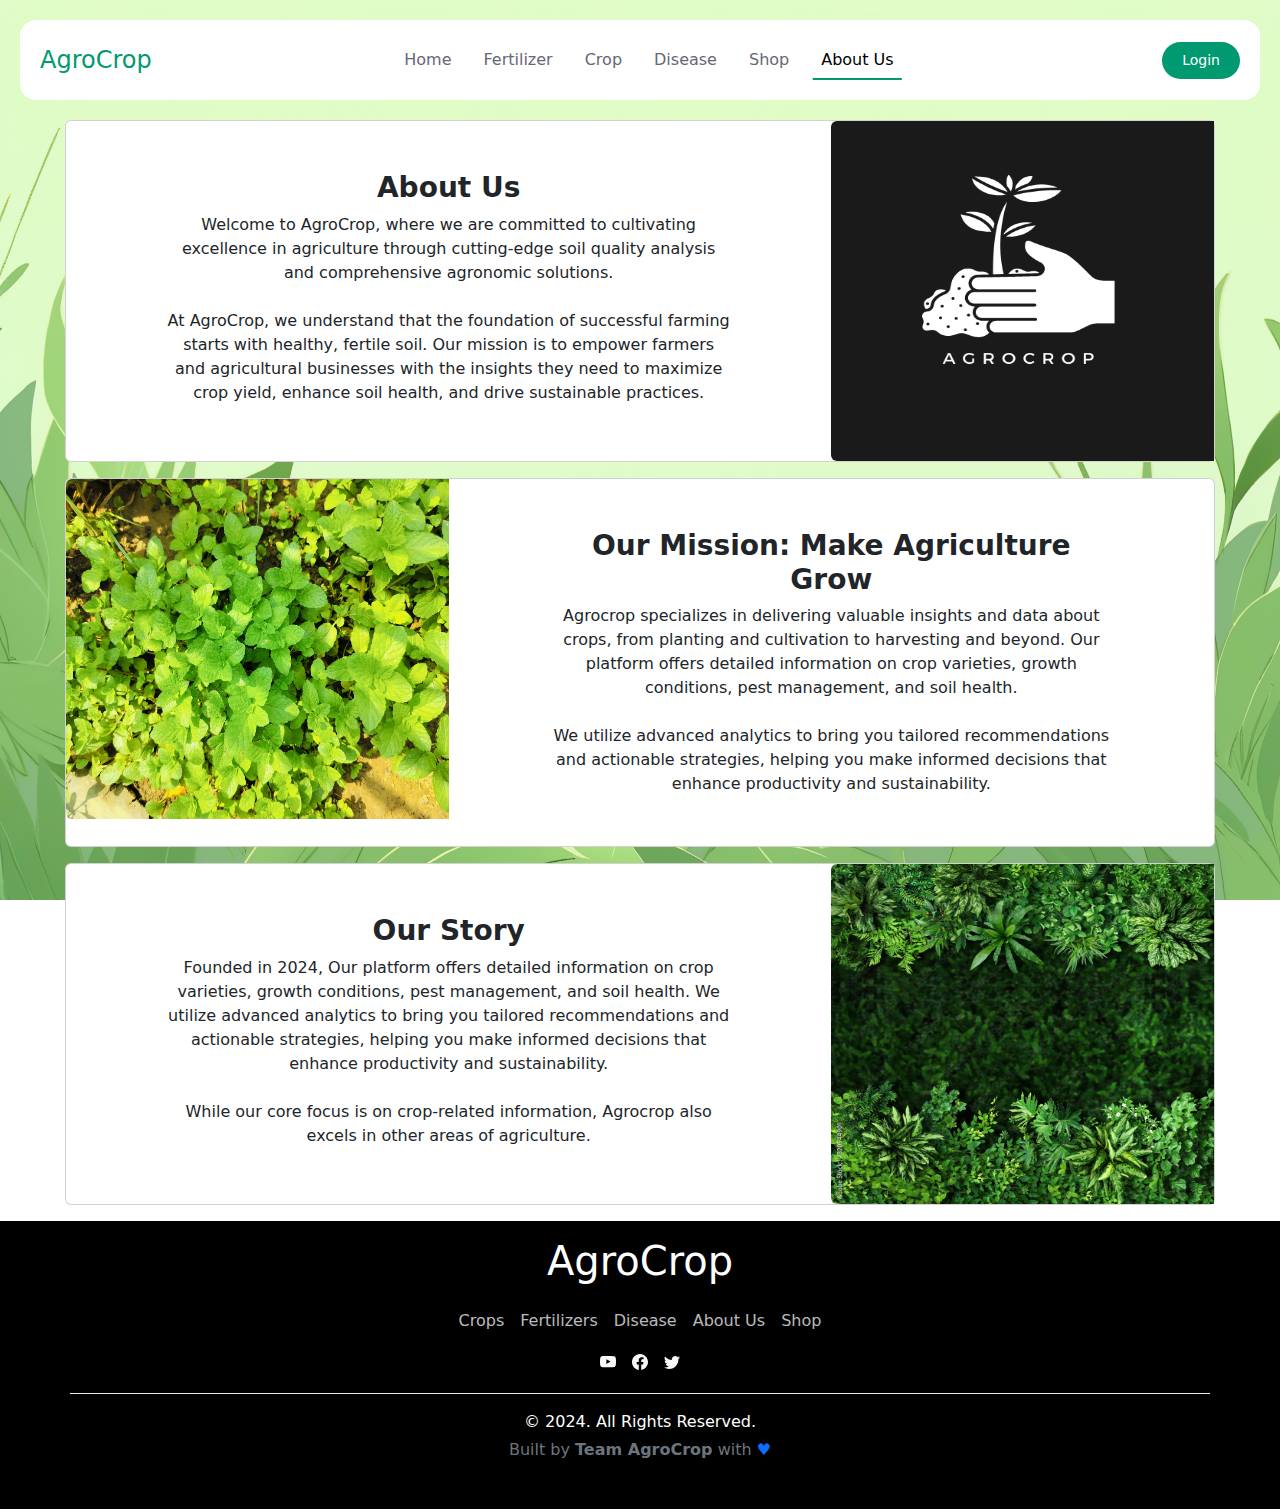
<file: app/templates/aboutus.html>
<!DOCTYPE html>
<html lang="en">

<head>
  <meta charset="UTF-8">
  <meta name="viewport" content="width=device-width, initial-scale=1.0">
  <link href="https://cdn.jsdelivr.net/npm/bootstrap@5.3.3/dist/css/bootstrap.min.css" rel="stylesheet"
    integrity="sha384-QWTKZyjpPEjISv5WaRU9OFeRpok6YctnYmDr5pNlyT2bRjXh0JMhjY6hW+ALEwIH" crossorigin="anonymous">
  <link rel="stylesheet" href="../static/style.css" />
  <link rel="shortcut icon" type="image" href="../static/agroc.png">
  <title>About Us</title>
  <style>
    body {
      background-repeat: no-repeat;
      background-size: 100% 100%;
      background-attachment: fixed;
    }
    .card-body{
      padding-right: 100px;
      padding-left: 100px;
      padding-top:50px;
      padding-bottom : 50px; 
    }
    .img-fluid {
      height: 340px;
      width: 500px;
    }
  </style>
</head>

<body background="../static/1323577.png">
  <nav class="navbar navbar-expand-lg fixed-top">
    <div class="container-fluid">
      <a class="navbar-brand me-auto" href="index.html">AgroCrop</a>
      <div class="offcanvas offcanvas-end" tabindex="-1" id="offcanvasNavbar" aria-labelledby="offcanvasNavbarLabel">
        <div class="offcanvas-header">
          <h5 class="offcanvas-tittle" id="offcanvasNavbarLabel">AgroCrop</h5>
          <button type="button" class="btn-close" data-bs-dismiss="offcanvas" aria-label="Close"></button>
        </div>
        <div class="offcanvas-body">
          <ul class="navbar-nav justify-content-center flex-grow-1 pe-3">
            <li class="nav-item">
              <a class="nav-link mx-lg-2" aria-current="page" href="index.html">Home</a>
            </li>
            <li class="nav-item">
              <a class="nav-link mx-lg-2" href="fertilizers.html">Fertilizer</a>
            </li>
            <li class="nav-item">
              <a class="nav-link mx-lg-2" href="crop.html">Crop</a>
            </li>
            <li class="nav-item">
              <a class="nav-link mx-lg-2" href="disease.html">Disease</a>
            </li>
            <li class="nav-item">
              <a class="nav-link mx-lg-2" href="shop.html">Shop</a>
            </li>
            <li class="nav-item">
              <a class="nav-link mx-lg-2 active" href="aboutus.html">About Us</a>
            </li>
            
          </ul>
        </div>
      </div>
      <a href="#" class="login-button">Login</a>
      <button class="navbar-toggler pe-0" type="button" data-bs-toggle="offcanvas" data-bs-target="#offcanvasNavbar"
        aria-controls="offcanvasNavbar" aria-label="Toggle navigation"><span
          class="navbar-toggler-icon"></span></button>
    </div>
  </nav>
  <div>
    <br><br><br><br><br>
  </div>
  <center>
    <div class="card mb-3" style="max-width: 1150px; " >
      <div class="row g-0">
        <div class="col-md-8">
          <div class="card-body" style="opacity: 1;">
            <h3 class="card-title"><b>About Us</b></h3>

            <p class="card-text">Welcome to AgroCrop, where we are committed to cultivating excellence in agriculture
              through cutting-edge soil quality analysis and comprehensive agronomic solutions.<br><br>
              At AgroCrop, we understand that the foundation of successful farming starts with healthy, fertile soil.
              Our mission is to empower farmers and agricultural businesses with the insights they need to maximize
              crop yield, enhance soil health, and drive sustainable practices.</p>
          </div>
        </div>
        <div class="col-md-4">
          <img src="../static/agroc.png" class="img-fluid rounded-start" alt="..." height = "500px" width="500px">
        </div>
      </div>
    </div>
    <div class="card mb-3" style="max-width: 1150px;">
      <div class="row g-0">
        <div class="col-md-4">
          <img src="../static/main6.jpg" class="img-fluid rounded-start" alt="...">
        </div>
        <div class="col-md-8">
          <div class="card-body">
            <h3 class="card-title"><b>Our Mission: Make Agriculture Grow</b></h3>
            <p class="card-text">Agrocrop specializes in delivering valuable insights and data about crops, from
              planting and cultivation to harvesting and beyond. Our platform offers detailed information on crop
              varieties, growth conditions, pest management, and soil health.<br><br> We utilize advanced analytics to bring you
              tailored recommendations and actionable strategies, helping you make informed decisions that enhance
              productivity and sustainability.</p>
          </div>
        </div>
      </div>
    </div>
    <div class="card mb-3" style="max-width: 1150px;">
      <div class="row g-0">
        <div class="col-md-8">
          <div class="card-body" style="opacity: 1;">
            <h3 class="card-title"><b>Our Story</b></h3>

            <p class="card-text">Founded in 2024, Our platform offers detailed information on crop varieties, growth conditions, pest management, and soil health. We utilize advanced analytics to bring you tailored recommendations and actionable strategies, helping you make informed decisions that enhance productivity and sustainability.<br><br>While our core focus is on crop-related information, Agrocrop also excels in other areas of agriculture.</p>
          </div>
        </div>
        <div class="col-md-4">
          <img src="../static/main4.jpg" class="img-fluid rounded-start" alt="...">
        </div>
      </div>
    </div>
    <center>
</body>
<footer class="py-3" style="background-color: black;">

  <!-- Widgets - Bootstrap Brain Component -->
  <div class="py-6 py-md-8 py-xl-10">
      <div class="container">
          <div class="row gy-3">
              <div class="col-12">
                  <div style = "color:white" class="footer-logo-wrapper text-center">
                      <h1>AgroCrop</h1>
                  </div>
              </div>
              <div class="col-12">
                  <div class="link-wrapper">
                      <ul class="m-0 list-unstyled d-flex justify-content-center gap-3">
                          <li>
                              <a href="crop.html"
                                  class="link-underline-opacity-0 link-opacity-75-hover link-underline-opacity-100-hover link-offset-1 link-light link-opacity-75 fs-7">
                                  Crops
                              </a>
                          </li>
                          <li>
                              <a href="fertilizers.html"
                                  class="link-underline-opacity-0 link-opacity-75-hover link-underline-opacity-100-hover link-offset-1 link-light link-opacity-75 fs-7">
                                  Fertilizers
                              </a>
                          </li>
                          <li>
                              <a href="disease.html"
                                  class="link-underline-opacity-0 link-opacity-75-hover link-underline-opacity-100-hover link-offset-1 link-light link-opacity-75 fs-7">
                                  Disease
                              </a>
                          </li>
                          <li>
                              <a href="#!"
                                  class="link-underline-opacity-0 link-opacity-75-hover link-underline-opacity-100-hover link-offset-1 link-light link-opacity-75 fs-7">
                                  About Us
                              </a>
                          </li>
                          <li>
                            <a href="shop.html"
                                class="link-underline-opacity-0 link-opacity-75-hover link-underline-opacity-100-hover link-offset-1 link-light link-opacity-75 fs-7">
                                Shop
                            </a>
                      </ul>
                  </div>
              </div>
              <div class="social-media-wrapper">
                  <ul class="m-0 list-unstyled d-flex justify-content-center justify-content-sm-center gap-3">
                    <li>
                      <a href="#!" class="link-opacity-100-hover link-light">
                        <svg xmlns="http://www.w3.org/2000/svg" width="16" height="16" fill="currentColor" class="bi bi-youtube" viewBox="0 0 16 16">
                          <path d="M8.051 1.999h.089c.822.003 4.987.033 6.11.335a2.01 2.01 0 0 1 1.415 1.42c.101.38.172.883.22 1.402l.01.104.022.26.008.104c.065.914.073 1.77.074 1.957v.075c-.001.194-.01 1.108-.082 2.06l-.008.105-.009.104c-.05.572-.124 1.14-.235 1.558a2.01 2.01 0 0 1-1.415 1.42c-1.16.312-5.569.334-6.18.335h-.142c-.309 0-1.587-.006-2.927-.052l-.17-.006-.087-.004-.171-.007-.171-.007c-1.11-.049-2.167-.128-2.654-.26a2.01 2.01 0 0 1-1.415-1.419c-.111-.417-.185-.986-.235-1.558L.09 9.82l-.008-.104A31 31 0 0 1 0 7.68v-.123c.002-.215.01-.958.064-1.778l.007-.103.003-.052.008-.104.022-.26.01-.104c.048-.519.119-1.023.22-1.402a2.01 2.01 0 0 1 1.415-1.42c.487-.13 1.544-.21 2.654-.26l.17-.007.172-.006.086-.003.171-.007A100 100 0 0 1 7.858 2zM6.4 5.209v4.818l4.157-2.408z" />
                        </svg>
                      </a>
                    </li>
                    <li>
                      <a href="#!" class="link-opacity-100-hover link-light">
                        <svg xmlns="http://www.w3.org/2000/svg" width="16" height="16" fill="currentColor" class="bi bi-facebook" viewBox="0 0 16 16">
                          <path d="M16 8.049c0-4.446-3.582-8.05-8-8.05C3.58 0-.002 3.603-.002 8.05c0 4.017 2.926 7.347 6.75 7.951v-5.625h-2.03V8.05H6.75V6.275c0-2.017 1.195-3.131 3.022-3.131.876 0 1.791.157 1.791.157v1.98h-1.009c-.993 0-1.303.621-1.303 1.258v1.51h2.218l-.354 2.326H9.25V16c3.824-.604 6.75-3.934 6.75-7.951" />
                        </svg>
                      </a>
                    </li>
                    <li>
                      <a href="#!" class="link-opacity-100-hover link-light">
                        <svg xmlns="http://www.w3.org/2000/svg" width="16" height="16" fill="currentColor" class="bi bi-twitter" viewBox="0 0 16 16">
                          <path d="M5.026 15c6.038 0 9.341-5.003 9.341-9.334q.002-.211-.006-.422A6.7 6.7 0 0 0 16 3.542a6.7 6.7 0 0 1-1.889.518 3.3 3.3 0 0 0 1.447-1.817 6.5 6.5 0 0 1-2.087.793A3.286 3.286 0 0 0 7.875 6.03a9.32 9.32 0 0 1-6.767-3.429 3.29 3.29 0 0 0 1.018 4.382A3.3 3.3 0 0 1 .64 6.575v.045a3.29 3.29 0 0 0 2.632 3.218 3.2 3.2 0 0 1-.865.115 3 3 0 0 1-.614-.057 3.28 3.28 0 0 0 3.067 2.277A6.6 6.6 0 0 1 .78 13.58a6 6 0 0 1-.78-.045A9.34 9.34 0 0 0 5.026 15" />
                        </svg>
                      </a>
                    </li>
                  </ul>
              </div>
          </div>
      </div>
  </div>
  <br><br><br>
  <div>
      <div class="container border-top border-light-subtle pt-3">
        <div class="row">
          <div class="col-12">
            <div style = "color: white;" class="copyright-wrapper d-block mb-1 text-start text-sm-center fs-12">
              &copy; 2024. All Rights Reserved.
            </div>
            <div style = "color: white;" class="credit-wrapper d-block text-secondary fs-9 text-start text-sm-center">
              Built by<a href="index.html" class="link-secondary text-decoration-none">
                <b>Team AgroCrop</b></a> with <span class="text-primary">&#9829;</span>
            </div>
          </div>
        </div>
      </div>
    </div>
</footer>
</html>
</file>
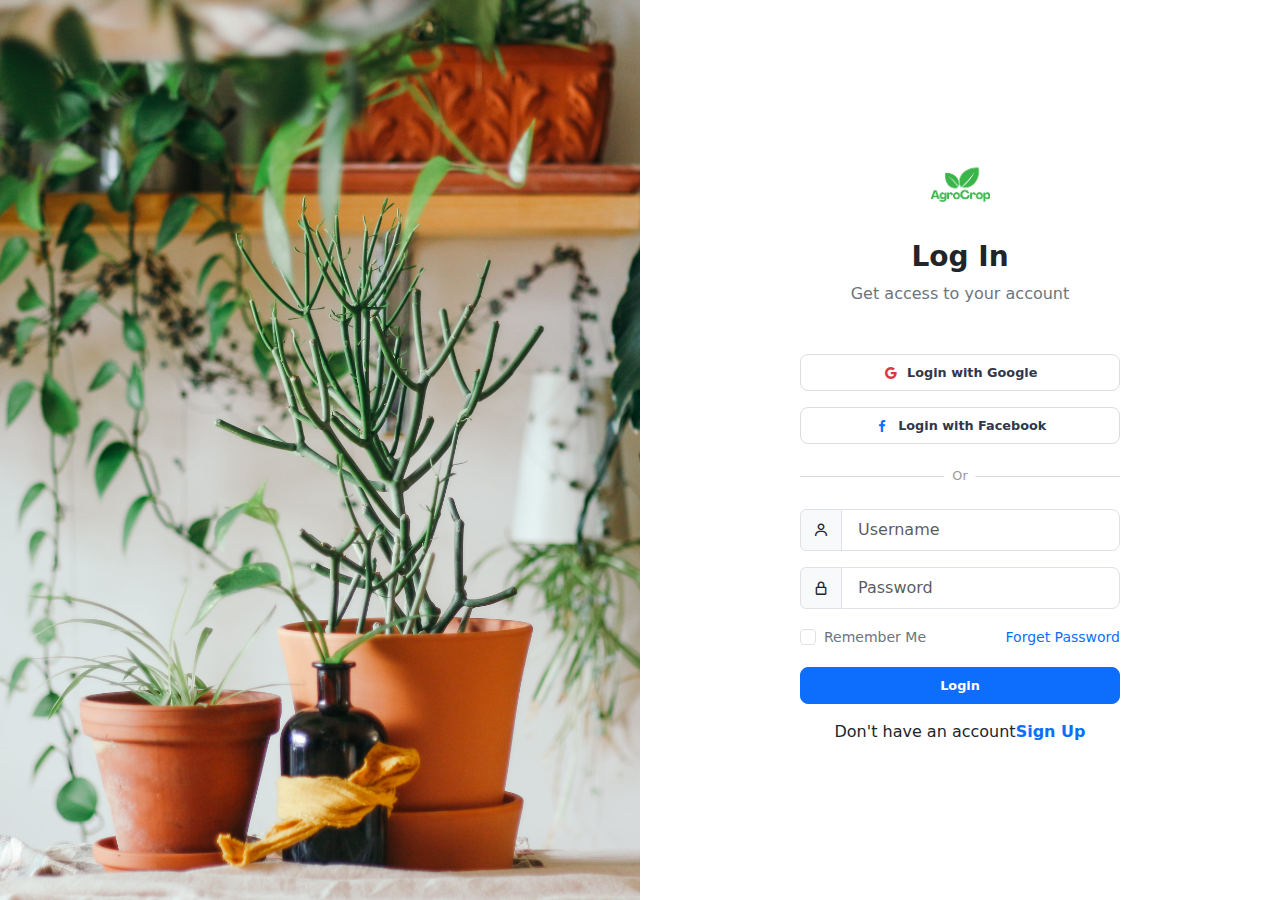
<file: app/templates/login.html>
<!DOCTYPE html>
<html lang="en">

<head>
    <meta charset="UTF-8">
    <meta name="viewport" content="width=device-width, initial-scale=1.0">
    <title>Login page</title>
    <link href="https://cdn.jsdelivr.net/npm/bootstrap@5.3.3/dist/css/bootstrap.min.css" rel="stylesheet"
        integrity="sha384-QWTKZyjpPEjISv5WaRU9OFeRpok6YctnYmDr5pNlyT2bRjXh0JMhjY6hW+ALEwIH" crossorigin="anonymous">
    <link rel="stylesheet" href="../static/login.css">
    <link href='https://unpkg.com/boxicons@2.1.4/css/boxicons.min.css' rel='stylesheet'>
</head>

<body>
    <div class="row vh-100 g-0">
        <!--   Left side -->
        <div class="col-lg-6 position-relative d-none d-lg-block">
            <div class="bg-holder" style="background-image: url(../static/bg.jpg);"></div>
        </div>
        <!--/ Left side  -->

        <!-- Right side -->
        <div class="col-lg-6">
            <div class="row align-items-center justify-content-center h-100 g-0 px-4 px-sm-0">
                <div class="col col-sm-6 col-lg-7 col-xl-6">

                    <!-- Logo -->
                    <a href="#" class="d-flex justify-content-center mb-4">
                        <img src="../static/AG.png" alt="" width="60">
                    </a>
                    <!--? Logo  -->

                    <div class="text-center mb-5">
                        <h3 class="fw-bold">Log In</h3>
                        <p class="text-secondary">Get access to your account</p>
                    </div>

                    <!-- social login -->
                    <button class="btn btn-lg btn-outline-secondary btn-outline-custom w-100 mb-3">
                        <i class='bx bxl-google text-danger me-1 fs-6'></i> Login with Google</button>
                    <button class="btn btn-lg btn-outline-secondary btn-outline-custom w-100">
                        <i class='bx bxl-facebook text-primary me-1 fs-6'></i> Login with Facebook</button>
                    <!--/ social login  -->

                    <!-- divider -->
                    <div class="position-relative">
                        <hr class="text-secondary divider">
                        <div class="divider-content-center">Or</div>
                    </div>
                    <!--/divider  -->

                    <!-- Form -->
                     <form action="#">
                        <div class="input-group mb-3">
                            <span class="input-group-text">
                                <i class="bx bx-user"></i>
                            </span>
                            <input type="text" class="form-control form-control-lg fs-6" placeholder="Username">
                        </div>
                        <div class="input-group mb-3">
                            <span class="input-group-text">
                                <i class="bx bx-lock-alt"></i>
                            </span>
                            <input type="password" class="form-control form-control-lg fs-6" placeholder="Password">
                        </div>
                        <div class="input-group mb-3 justify-content-between">
                            <div class="form-check">
                                <input type="checkbox" class="form-check-input" id="formcheck">
                                <label for="formCheck" class="form-check-label text-secondary"><small>Remember Me</small></label> 
                            </div>
                            <div>
                                <small><a href="#">Forget Password</a></small>
                            </div>
                        </div>
                        <button class="btn btn-primary btn-lg w-100 mb-3">Login</button>
                     </form>
                    <!--/ Form -->

                    <div class="text-center">Don't have an account<a href="#" class="fw-bold">Sign Up</a></div>

                </div>
            </div>
        </div>

        <!--/ Right side  -->
    </div>

</body>


</html>
</file>
<file: app/static/style.css>
.navbar {
    background-color: #fff;
    height: 80px;
    margin: 20px;
    border-radius: 16px;
    padding: 0.5rem;

}

.navbar-brand {
    font-weight: 500;
    color: #009970;
    font-size: 24px;
    transition: 0.3s color;
}

.login-button {
    background-color: #009970;
    color: #fff;
    font-size: 14px;
    padding: 8px 20px;
    border-radius: 50px;
    text-decoration: none;
    transition: 0.3s background-color;
}

.login-button:hover {
    background-color: #00b383;
}

.navbar-toggler {
    border: none;
    font-size: 1.25rem;
}

.navbar-toggler:focus,
btn-close:focus {
    box-shadow: none;
    outline: none;
}

.nav-link {
    color: #666777;
    font-weight: 500;
    position: relative;
}

.nav-link:hover,
.nav-link:active {
    color: #000;
}

@media (min-width: 991px) {
    .nav-link::before {
        content: "";
        position: absolute;
        bottom: 0;
        left: 50%;
        transform: translateX(-50%);
        width: 0;
        height: 2px;
        background-color: #009970;
        visibility: hidden;
        transition: 0.3s ease-in-out;
    }

    .nav-link:hover::before,
    .nav-link.active::before {
        width: 100%;
        visibility: visible;
    }
}

.hero-section {
    background: url(bg.jpg) no-repeat center;
    background-size: cover;
    width: 100%;
    height: 100vh;
}

.hero-section::before {
    background-color: rgba(0, 0, 0, 0.6);
    content: "";
    position: absolute;
    top: 0;
    right: 0;
    bottom: 0;
    left: 0;
}

.hero-section .container {
    height: 100vh;
    z-index: 1;
    position: relative;
}

.hero-section h1 {
    font-size: 1.5rem;
}

.hero-section h2 {
    font-size: 1.2rem;
}


/* about section */
.container {
    gap: 20px;
    height: 100px;
}

/* login page style */
</file>
<file: app/static/login.css>
@import url('https://fonts.googleapis.com/css2?family=Nunito+Sans:ital,opsz,wght@0,6..12,200..1000;1,6..12,200..1000&display=swap');

.bg-holder {
    position: absolute;
    width: 100%;
    min-height: 100%;
    top: 0;
    left: 0;
    background-size: cover;
    background-position: center;
    background-repeat: no-repeat;
}
.btn {
    font-size: 0.8rem;
    font-weight: 700;
}

.btn i {
    vertical-align: text-top;
}

.divider-content-center {
    position: absolute;
    top: 50%;
    left: 50%;
    transform: translate(-50%,-50%);
    padding-left: 0.5rem;
    padding-right: 0.5rem;
    background-color: #fff;
    font-size: 0.8rem;
    font-weight: 500;
    color: #999;
}

.divider {
    margin: 2rem 0;
}

a {
    text-decoration: none;
}

a:hover {
    text-decoration: underline;
}

.btn-outline-custom {
    color: #31374a;
    border-color: #ddd;
}

.btn-outline-custom:hover{
    color: #31374a;
    border-color: #eee;
    background-color: #eee;
}
</file>
